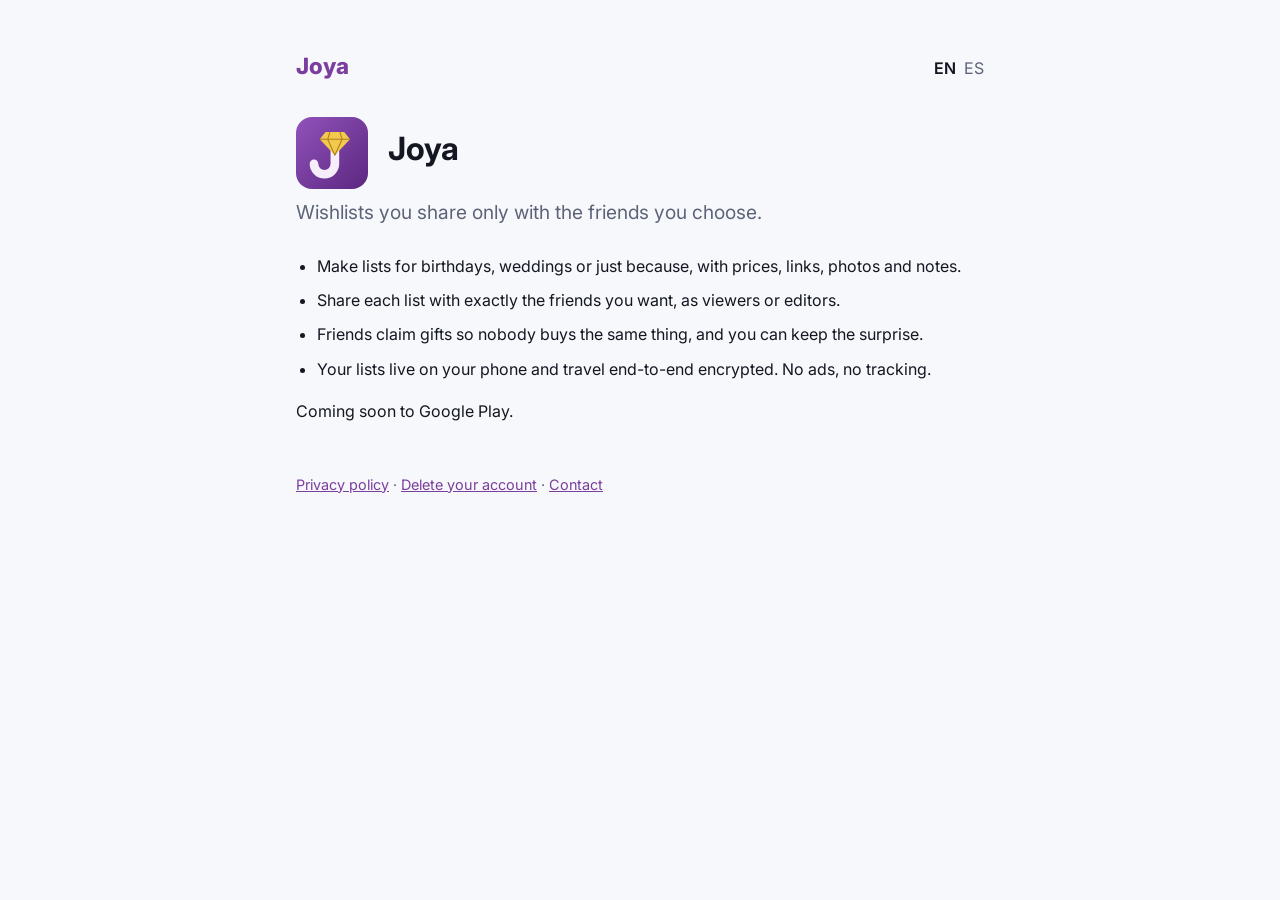
<file: index.html>
<!DOCTYPE html>
<html lang="en">
<head>
<meta charset="UTF-8">
<meta name="viewport" content="width=device-width, initial-scale=1.0">
<title>Joya</title>
<link rel="stylesheet" href="/joya.css">
<link rel="icon" href="/icon.svg" type="image/svg+xml">
<link rel="preconnect" href="https://fonts.googleapis.com">
<link href="https://fonts.googleapis.com/css2?family=Inter:wght@400;600;800&display=swap" rel="stylesheet">
</head>
<body><main>
<header><a class="brand" href="/">Joya</a><div class="lang"><a aria-current="page">EN</a><a href="/es/" hreflang="es">ES</a></div></header>
<div class="hero"><img src="/icon.svg" alt=""><h1>Joya</h1></div>
<p class="tagline">Wishlists you share only with the friends you choose.</p>
<ul class="features">
<li>Make lists for birthdays, weddings or just because, with prices, links, photos and notes.</li>
<li>Share each list with exactly the friends you want, as viewers or editors.</li>
<li>Friends claim gifts so nobody buys the same thing, and you can keep the surprise.</li>
<li>Your lists live on your phone and travel end-to-end encrypted. No ads, no tracking.</li>
</ul>
<p>Coming soon to Google Play.</p>
<footer><a href="/privacy/">Privacy policy</a> · <a href="/delete-account/">Delete your account</a> · <a href="mailto:max@schlk.in">Contact</a></footer>
</main></body>
</html>
</file>
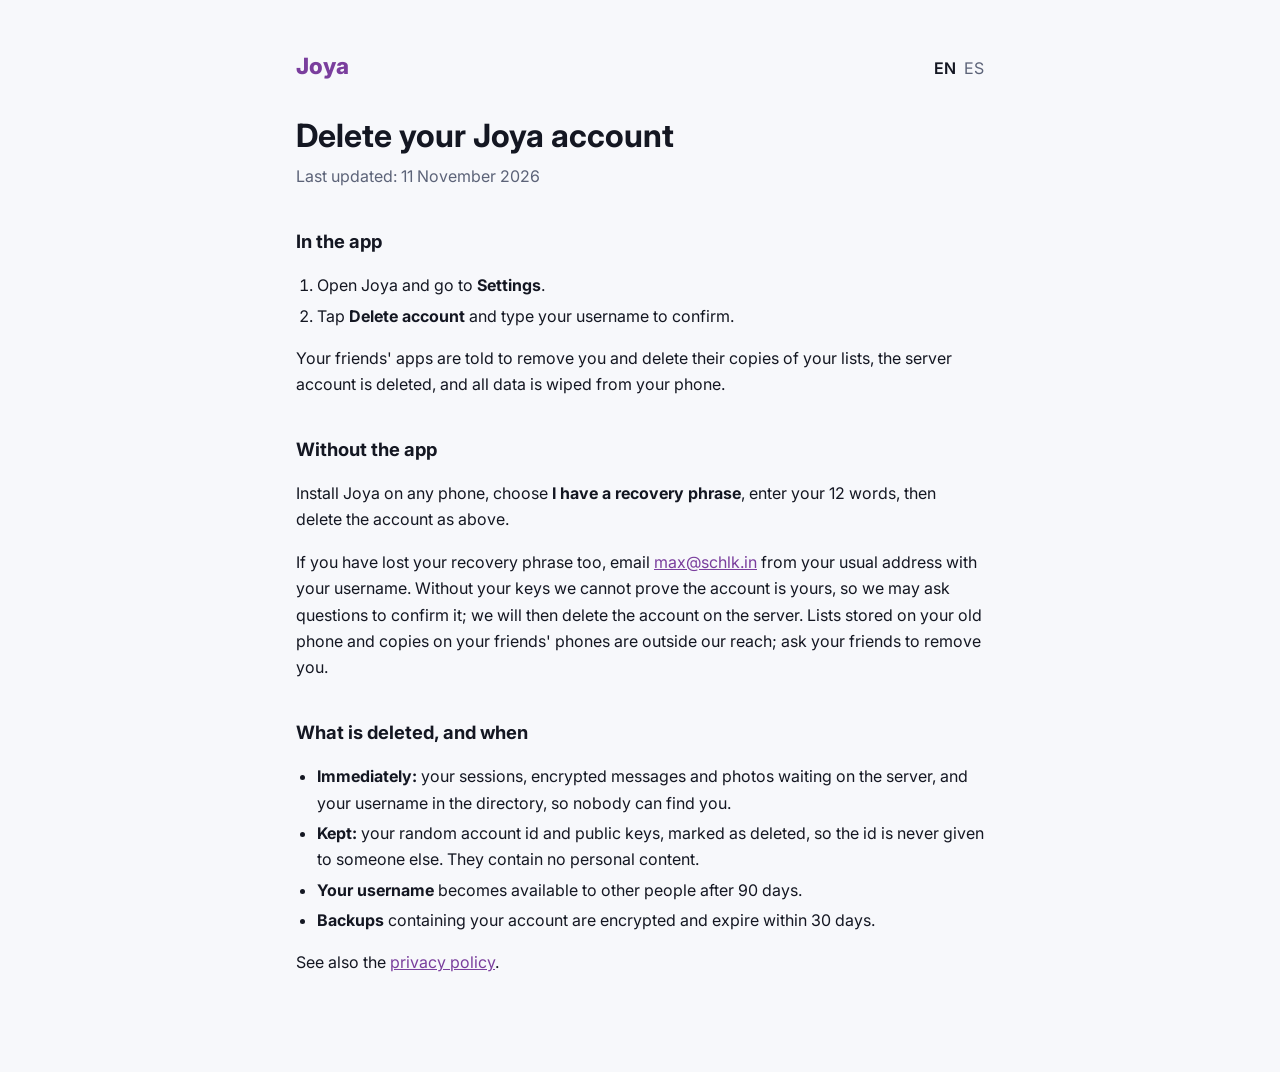
<file: delete-account/index.html>
<!DOCTYPE html>
<html lang="en">
<head>
<meta charset="UTF-8">
<meta name="viewport" content="width=device-width, initial-scale=1.0">
<title>Joya · Delete your account</title>
<meta name="robots" content="index">
<link rel="stylesheet" href="/joya.css">
<link rel="icon" href="/icon.svg" type="image/svg+xml">
<link rel="preconnect" href="https://fonts.googleapis.com">
<link href="https://fonts.googleapis.com/css2?family=Inter:wght@400;600;800&display=swap" rel="stylesheet">
</head>
<body><main>
<header><a class="brand" href="/">Joya</a><div class="lang"><a aria-current="page">EN</a><a href="/es/delete-account/" hreflang="es">ES</a></div></header>
<h1>Delete your Joya account</h1>
<p class="updated">Last updated: 11 November 2026</p>

<h2>In the app</h2>
<ol>
<li>Open Joya and go to <b>Settings</b>.</li>
<li>Tap <b>Delete account</b> and type your username to confirm.</li>
</ol>
<p>Your friends' apps are told to remove you and delete their copies of your lists, the server account is deleted, and all data is wiped from your phone.</p>

<h2>Without the app</h2>
<p>Install Joya on any phone, choose <b>I have a recovery phrase</b>, enter your 12 words, then delete the account as above.</p>
<p>If you have lost your recovery phrase too, email <a href="mailto:max@schlk.in?subject=Joya%20account%20deletion">max@schlk.in</a> from your usual address with your username. Without your keys we cannot prove the account is yours, so we may ask questions to confirm it; we will then delete the account on the server. Lists stored on your old phone and copies on your friends' phones are outside our reach; ask your friends to remove you.</p>

<h2>What is deleted, and when</h2>
<ul>
<li><b>Immediately:</b> your sessions, encrypted messages and photos waiting on the server, and your username in the directory, so nobody can find you.</li>
<li><b>Kept:</b> your random account id and public keys, marked as deleted, so the id is never given to someone else. They contain no personal content.</li>
<li><b>Your username</b> becomes available to other people after 90 days.</li>
<li><b>Backups</b> containing your account are encrypted and expire within 30 days.</li>
</ul>
<p>See also the <a href="/privacy/">privacy policy</a>.</p>
</main></body>
</html>
</file>
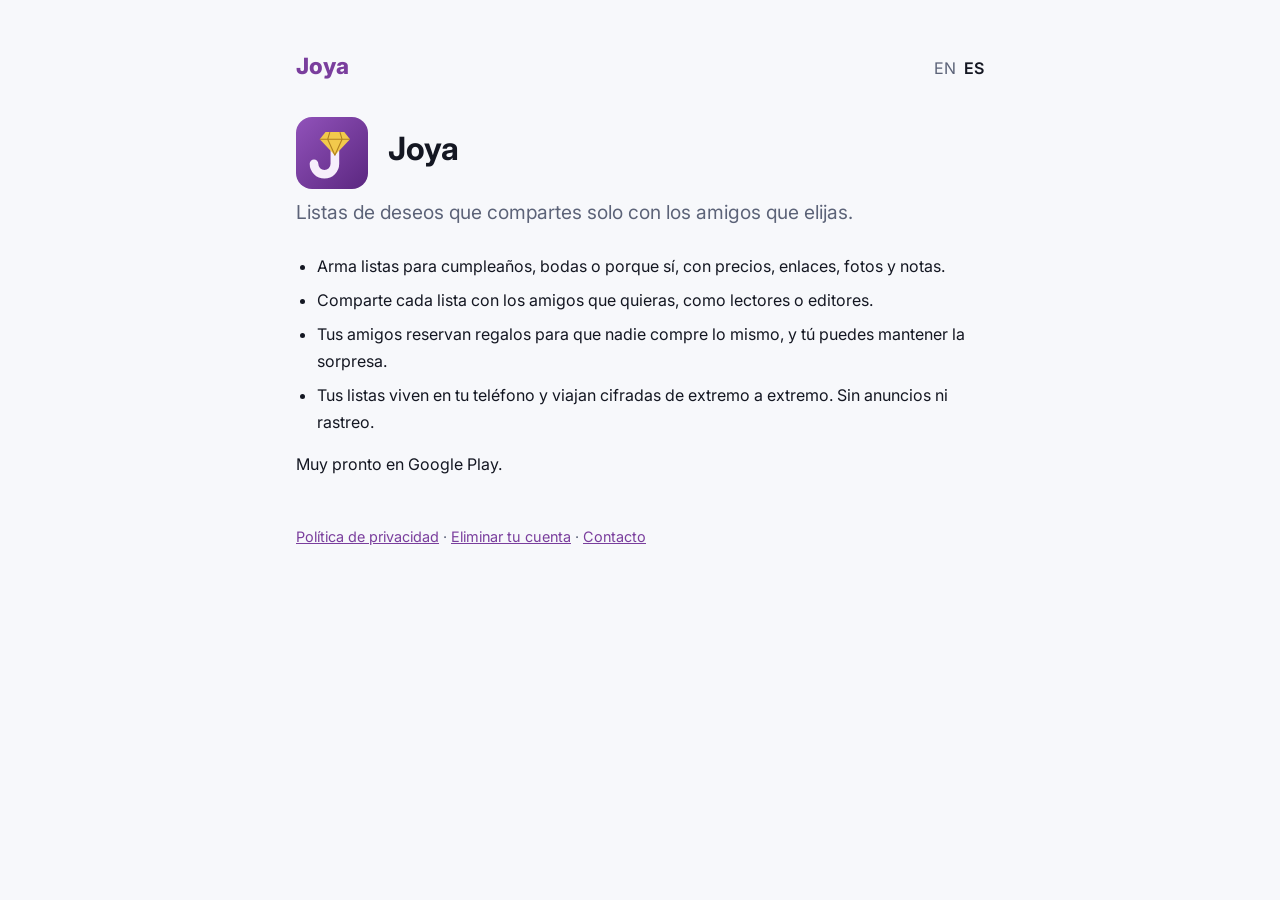
<file: es/index.html>
<!DOCTYPE html>
<html lang="es">
<head>
<meta charset="UTF-8">
<meta name="viewport" content="width=device-width, initial-scale=1.0">
<title>Joya</title>
<link rel="stylesheet" href="/joya.css">
<link rel="icon" href="/icon.svg" type="image/svg+xml">
<link rel="preconnect" href="https://fonts.googleapis.com">
<link href="https://fonts.googleapis.com/css2?family=Inter:wght@400;600;800&display=swap" rel="stylesheet">
</head>
<body><main>
<header><a class="brand" href="/es/">Joya</a><div class="lang"><a href="/" hreflang="en">EN</a><a aria-current="page">ES</a></div></header>
<div class="hero"><img src="/icon.svg" alt=""><h1>Joya</h1></div>
<p class="tagline">Listas de deseos que compartes solo con los amigos que elijas.</p>
<ul class="features">
<li>Arma listas para cumpleaños, bodas o porque sí, con precios, enlaces, fotos y notas.</li>
<li>Comparte cada lista con los amigos que quieras, como lectores o editores.</li>
<li>Tus amigos reservan regalos para que nadie compre lo mismo, y tú puedes mantener la sorpresa.</li>
<li>Tus listas viven en tu teléfono y viajan cifradas de extremo a extremo. Sin anuncios ni rastreo.</li>
</ul>
<p>Muy pronto en Google Play.</p>
<footer><a href="/es/privacy/">Política de privacidad</a> · <a href="/es/delete-account/">Eliminar tu cuenta</a> · <a href="mailto:max@schlk.in">Contacto</a></footer>
</main></body>
</html>
</file>
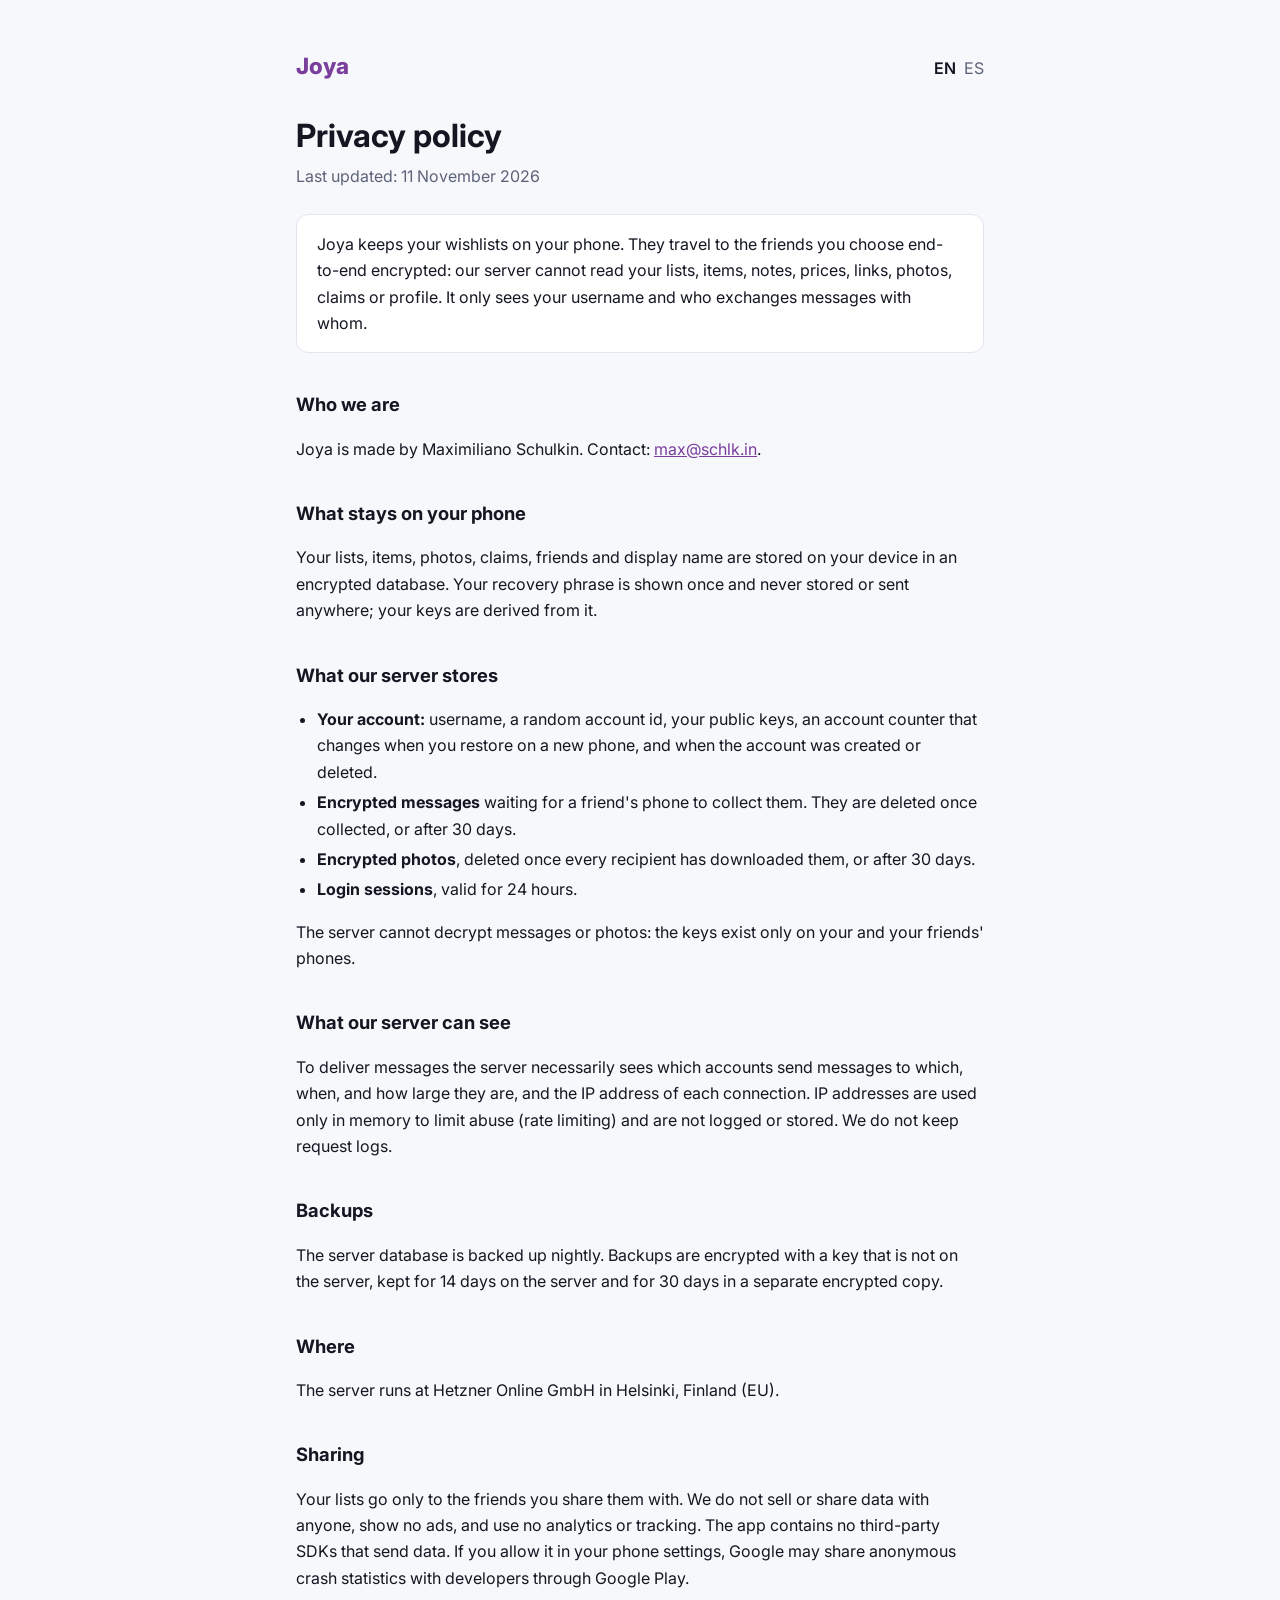
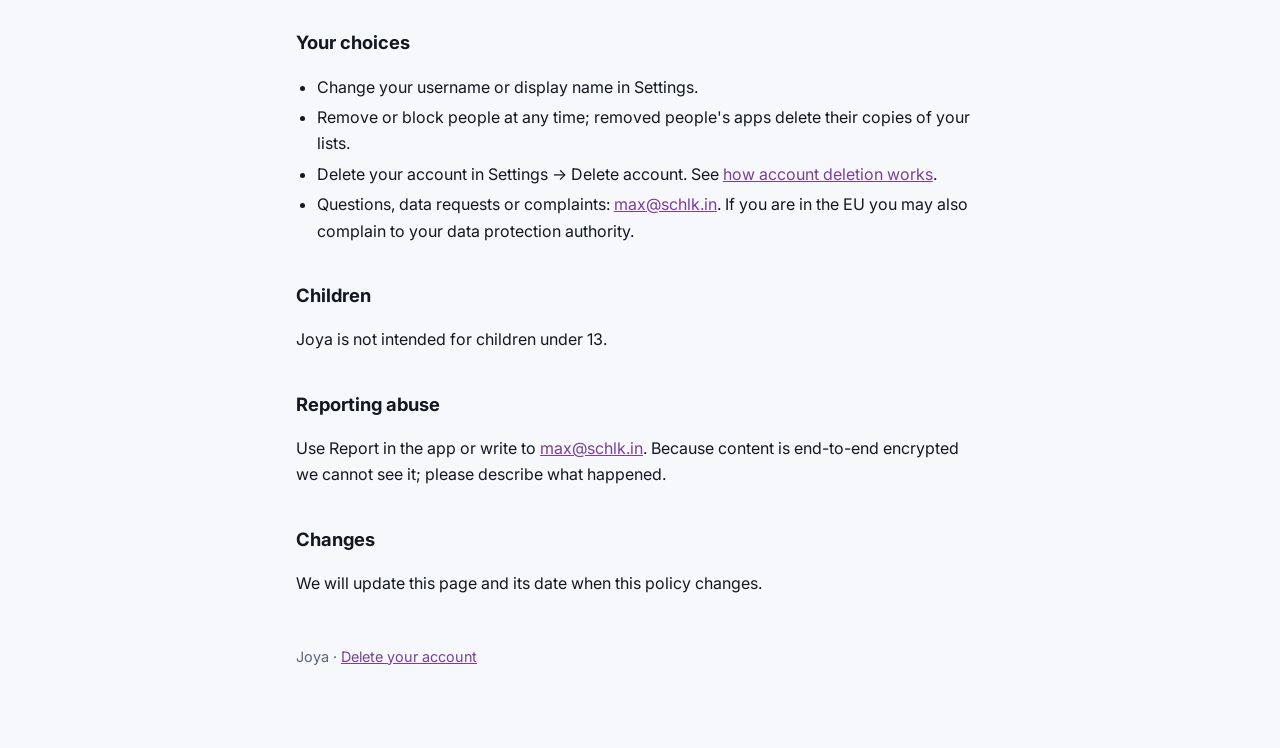
<file: privacy/index.html>
<!DOCTYPE html>
<html lang="en">
<head>
<meta charset="UTF-8">
<meta name="viewport" content="width=device-width, initial-scale=1.0">
<title>Joya · Privacy policy</title>
<meta name="robots" content="index">
<link rel="stylesheet" href="/joya.css">
<link rel="icon" href="/icon.svg" type="image/svg+xml">
<link rel="preconnect" href="https://fonts.googleapis.com">
<link href="https://fonts.googleapis.com/css2?family=Inter:wght@400;600;800&display=swap" rel="stylesheet">
</head>
<body><main>
<header><a class="brand" href="/">Joya</a><div class="lang"><a aria-current="page">EN</a><a href="/es/privacy/" hreflang="es">ES</a></div></header>
<h1>Privacy policy</h1>
<p class="updated">Last updated: 11 November 2026</p>
<div class="box">Joya keeps your wishlists on your phone. They travel to the friends you choose end-to-end encrypted: our server cannot read your lists, items, notes, prices, links, photos, claims or profile. It only sees your username and who exchanges messages with whom.</div>

<h2>Who we are</h2>
<p>Joya is made by Maximiliano Schulkin. Contact: <a href="mailto:max@schlk.in">max@schlk.in</a>.</p>

<h2>What stays on your phone</h2>
<p>Your lists, items, photos, claims, friends and display name are stored on your device in an encrypted database. Your recovery phrase is shown once and never stored or sent anywhere; your keys are derived from it.</p>

<h2>What our server stores</h2>
<ul>
<li><b>Your account:</b> username, a random account id, your public keys, an account counter that changes when you restore on a new phone, and when the account was created or deleted.</li>
<li><b>Encrypted messages</b> waiting for a friend's phone to collect them. They are deleted once collected, or after 30 days.</li>
<li><b>Encrypted photos</b>, deleted once every recipient has downloaded them, or after 30 days.</li>
<li><b>Login sessions</b>, valid for 24 hours.</li>
</ul>
<p>The server cannot decrypt messages or photos: the keys exist only on your and your friends' phones.</p>

<h2>What our server can see</h2>
<p>To deliver messages the server necessarily sees which accounts send messages to which, when, and how large they are, and the IP address of each connection. IP addresses are used only in memory to limit abuse (rate limiting) and are not logged or stored. We do not keep request logs.</p>

<h2>Backups</h2>
<p>The server database is backed up nightly. Backups are encrypted with a key that is not on the server, kept for 14 days on the server and for 30 days in a separate encrypted copy.</p>

<h2>Where</h2>
<p>The server runs at Hetzner Online GmbH in Helsinki, Finland (EU).</p>

<h2>Sharing</h2>
<p>Your lists go only to the friends you share them with. We do not sell or share data with anyone, show no ads, and use no analytics or tracking. The app contains no third-party SDKs that send data. If you allow it in your phone settings, Google may share anonymous crash statistics with developers through Google Play.</p>

<h2>Your choices</h2>
<ul>
<li>Change your username or display name in Settings.</li>
<li>Remove or block people at any time; removed people's apps delete their copies of your lists.</li>
<li>Delete your account in Settings → Delete account. See <a href="/delete-account/">how account deletion works</a>.</li>
<li>Questions, data requests or complaints: <a href="mailto:max@schlk.in">max@schlk.in</a>. If you are in the EU you may also complain to your data protection authority.</li>
</ul>

<h2>Children</h2>
<p>Joya is not intended for children under 13.</p>

<h2>Reporting abuse</h2>
<p>Use Report in the app or write to <a href="mailto:max@schlk.in">max@schlk.in</a>. Because content is end-to-end encrypted we cannot see it; please describe what happened.</p>

<h2>Changes</h2>
<p>We will update this page and its date when this policy changes.</p>
<footer>Joya · <a href="/delete-account/">Delete your account</a></footer>
</main></body>
</html>
</file>
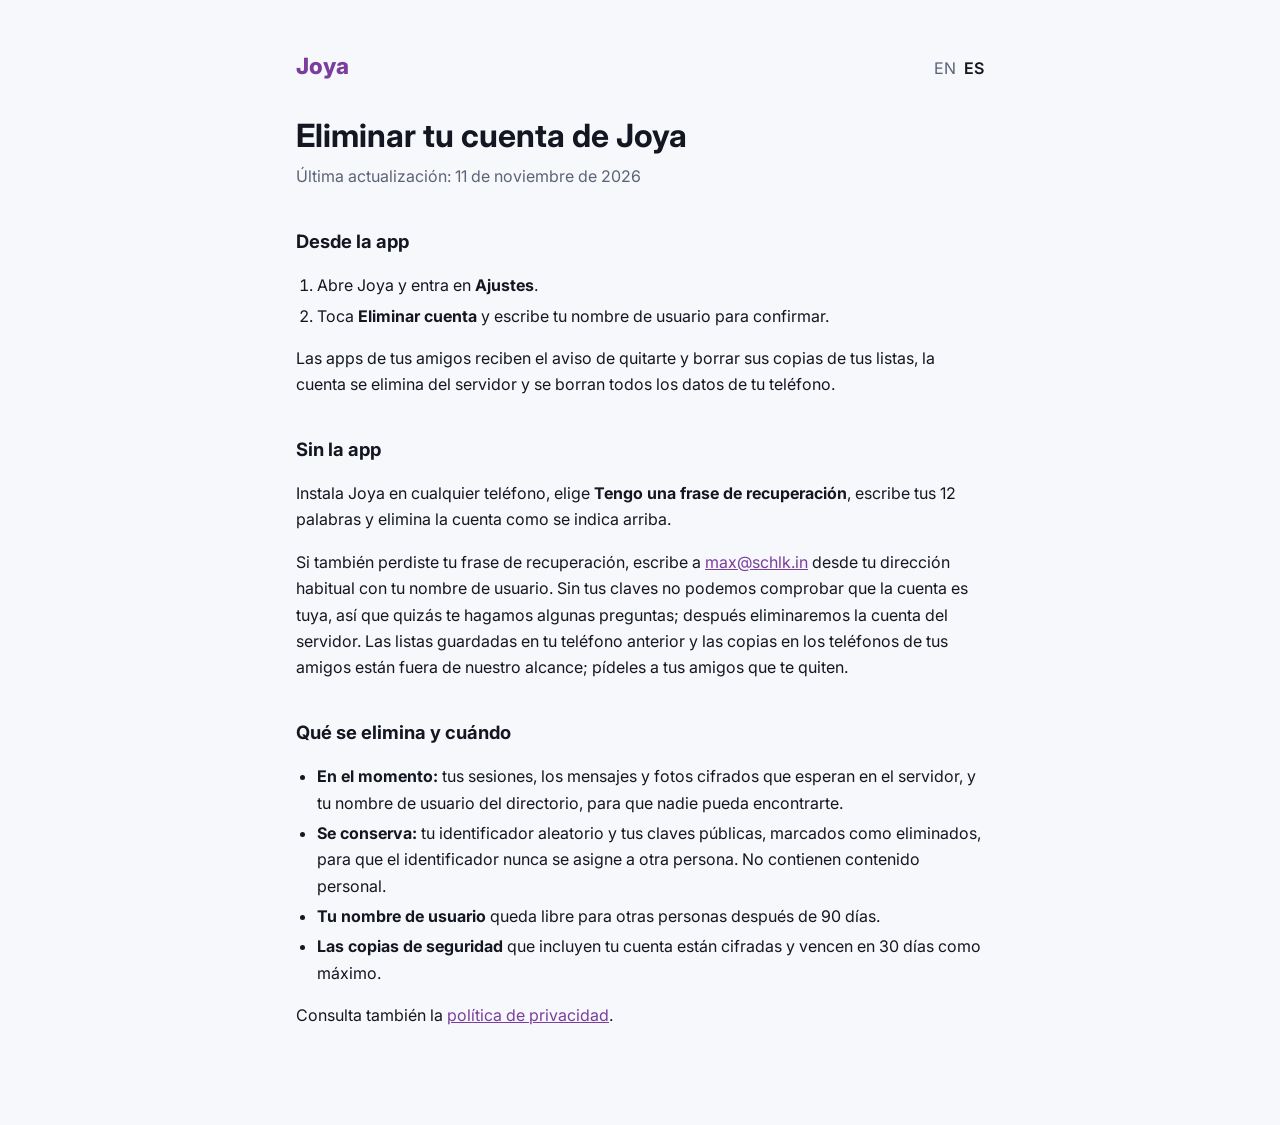
<file: es/delete-account/index.html>
<!DOCTYPE html>
<html lang="es">
<head>
<meta charset="UTF-8">
<meta name="viewport" content="width=device-width, initial-scale=1.0">
<title>Joya · Eliminar tu cuenta</title>
<meta name="robots" content="index">
<link rel="stylesheet" href="/joya.css">
<link rel="icon" href="/icon.svg" type="image/svg+xml">
<link rel="preconnect" href="https://fonts.googleapis.com">
<link href="https://fonts.googleapis.com/css2?family=Inter:wght@400;600;800&display=swap" rel="stylesheet">
</head>
<body><main>
<header><a class="brand" href="/es/">Joya</a><div class="lang"><a href="/delete-account/" hreflang="en">EN</a><a aria-current="page">ES</a></div></header>
<h1>Eliminar tu cuenta de Joya</h1>
<p class="updated">Última actualización: 11 de noviembre de 2026</p>

<h2>Desde la app</h2>
<ol>
<li>Abre Joya y entra en <b>Ajustes</b>.</li>
<li>Toca <b>Eliminar cuenta</b> y escribe tu nombre de usuario para confirmar.</li>
</ol>
<p>Las apps de tus amigos reciben el aviso de quitarte y borrar sus copias de tus listas, la cuenta se elimina del servidor y se borran todos los datos de tu teléfono.</p>

<h2>Sin la app</h2>
<p>Instala Joya en cualquier teléfono, elige <b>Tengo una frase de recuperación</b>, escribe tus 12 palabras y elimina la cuenta como se indica arriba.</p>
<p>Si también perdiste tu frase de recuperación, escribe a <a href="mailto:max@schlk.in?subject=Eliminar%20cuenta%20de%20Joya">max@schlk.in</a> desde tu dirección habitual con tu nombre de usuario. Sin tus claves no podemos comprobar que la cuenta es tuya, así que quizás te hagamos algunas preguntas; después eliminaremos la cuenta del servidor. Las listas guardadas en tu teléfono anterior y las copias en los teléfonos de tus amigos están fuera de nuestro alcance; pídeles a tus amigos que te quiten.</p>

<h2>Qué se elimina y cuándo</h2>
<ul>
<li><b>En el momento:</b> tus sesiones, los mensajes y fotos cifrados que esperan en el servidor, y tu nombre de usuario del directorio, para que nadie pueda encontrarte.</li>
<li><b>Se conserva:</b> tu identificador aleatorio y tus claves públicas, marcados como eliminados, para que el identificador nunca se asigne a otra persona. No contienen contenido personal.</li>
<li><b>Tu nombre de usuario</b> queda libre para otras personas después de 90 días.</li>
<li><b>Las copias de seguridad</b> que incluyen tu cuenta están cifradas y vencen en 30 días como máximo.</li>
</ul>
<p>Consulta también la <a href="/es/privacy/">política de privacidad</a>.</p>
</main></body>
</html>
</file>
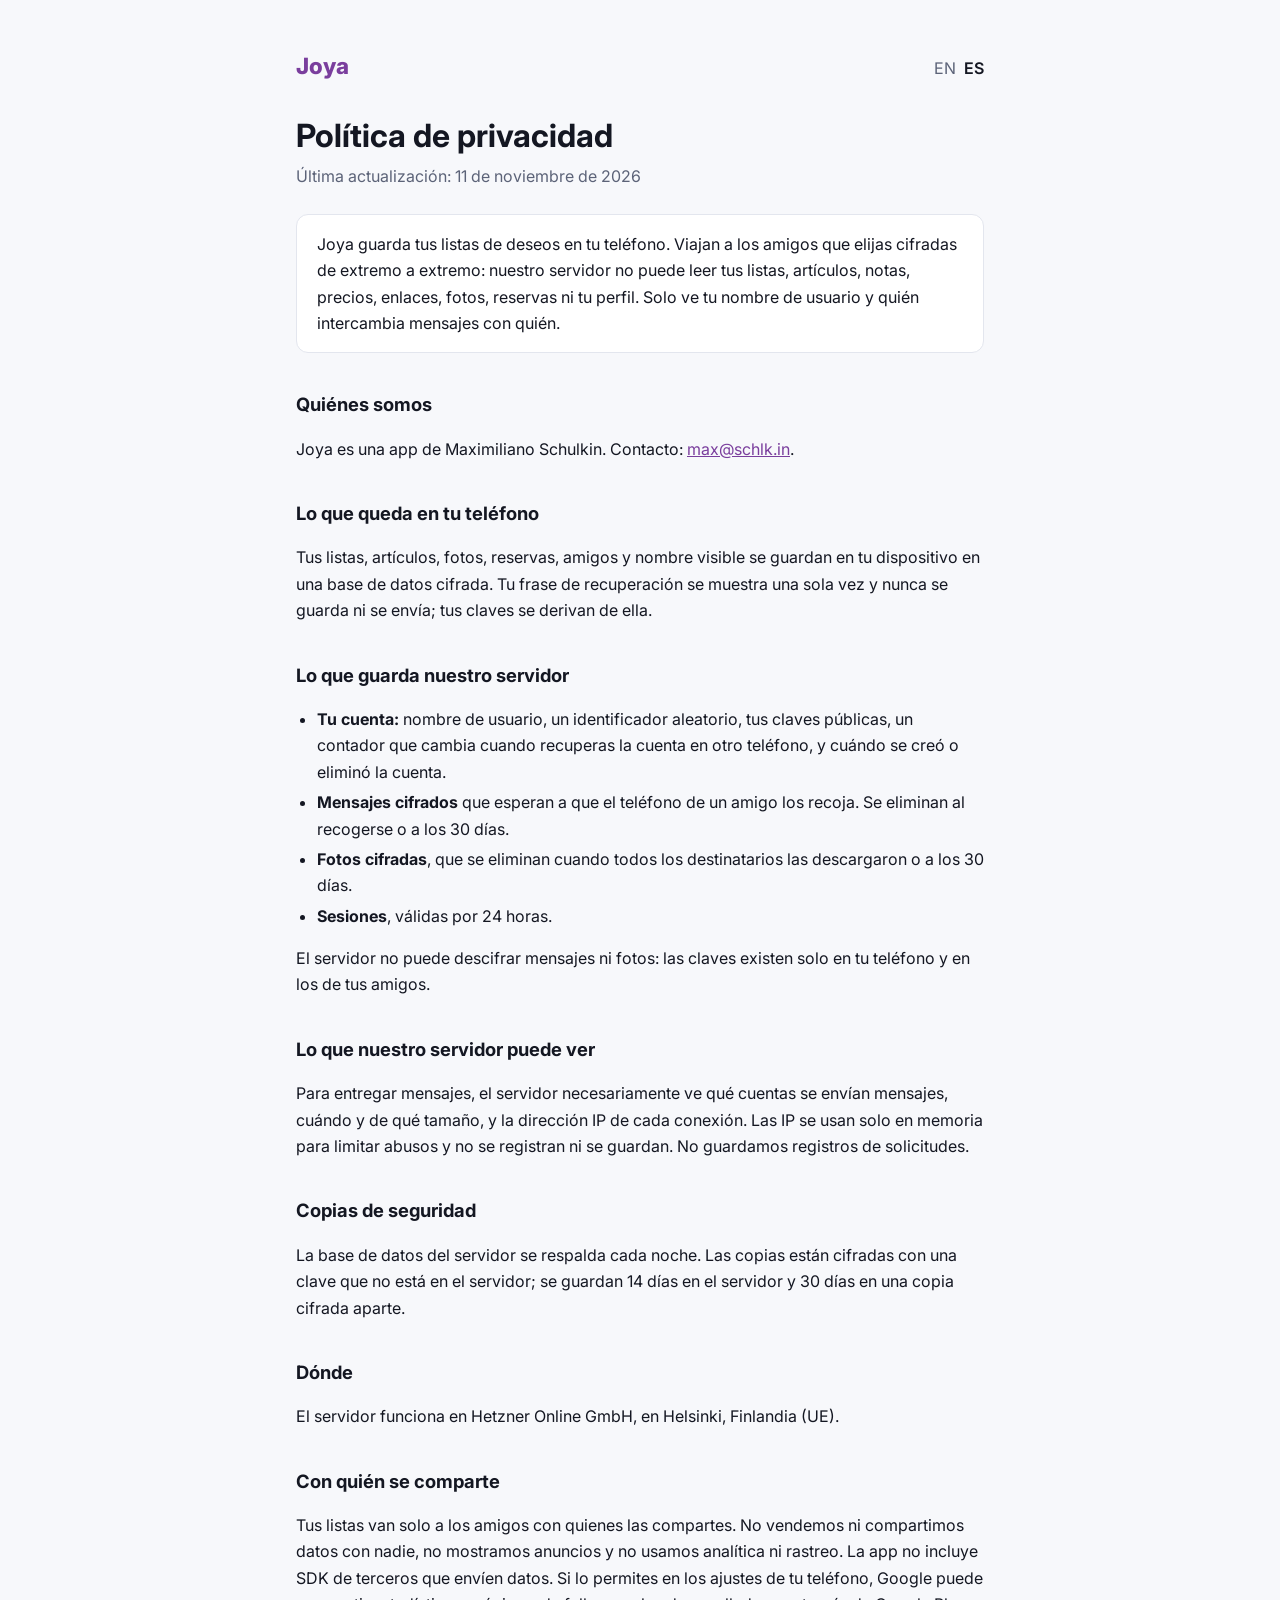
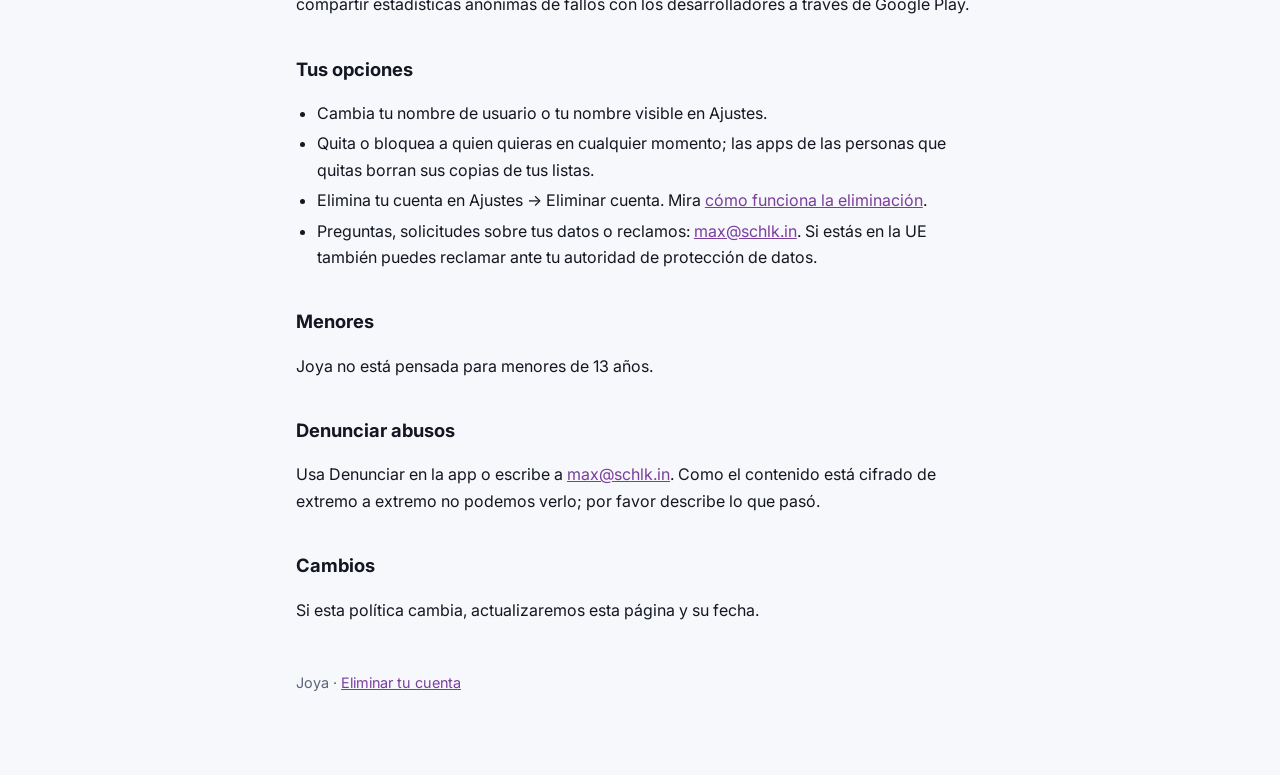
<file: es/privacy/index.html>
<!DOCTYPE html>
<html lang="es">
<head>
<meta charset="UTF-8">
<meta name="viewport" content="width=device-width, initial-scale=1.0">
<title>Joya · Política de privacidad</title>
<meta name="robots" content="index">
<link rel="stylesheet" href="/joya.css">
<link rel="icon" href="/icon.svg" type="image/svg+xml">
<link rel="preconnect" href="https://fonts.googleapis.com">
<link href="https://fonts.googleapis.com/css2?family=Inter:wght@400;600;800&display=swap" rel="stylesheet">
</head>
<body><main>
<header><a class="brand" href="/es/">Joya</a><div class="lang"><a href="/privacy/" hreflang="en">EN</a><a aria-current="page">ES</a></div></header>
<h1>Política de privacidad</h1>
<p class="updated">Última actualización: 11 de noviembre de 2026</p>
<div class="box">Joya guarda tus listas de deseos en tu teléfono. Viajan a los amigos que elijas cifradas de extremo a extremo: nuestro servidor no puede leer tus listas, artículos, notas, precios, enlaces, fotos, reservas ni tu perfil. Solo ve tu nombre de usuario y quién intercambia mensajes con quién.</div>

<h2>Quiénes somos</h2>
<p>Joya es una app de Maximiliano Schulkin. Contacto: <a href="mailto:max@schlk.in">max@schlk.in</a>.</p>

<h2>Lo que queda en tu teléfono</h2>
<p>Tus listas, artículos, fotos, reservas, amigos y nombre visible se guardan en tu dispositivo en una base de datos cifrada. Tu frase de recuperación se muestra una sola vez y nunca se guarda ni se envía; tus claves se derivan de ella.</p>

<h2>Lo que guarda nuestro servidor</h2>
<ul>
<li><b>Tu cuenta:</b> nombre de usuario, un identificador aleatorio, tus claves públicas, un contador que cambia cuando recuperas la cuenta en otro teléfono, y cuándo se creó o eliminó la cuenta.</li>
<li><b>Mensajes cifrados</b> que esperan a que el teléfono de un amigo los recoja. Se eliminan al recogerse o a los 30 días.</li>
<li><b>Fotos cifradas</b>, que se eliminan cuando todos los destinatarios las descargaron o a los 30 días.</li>
<li><b>Sesiones</b>, válidas por 24 horas.</li>
</ul>
<p>El servidor no puede descifrar mensajes ni fotos: las claves existen solo en tu teléfono y en los de tus amigos.</p>

<h2>Lo que nuestro servidor puede ver</h2>
<p>Para entregar mensajes, el servidor necesariamente ve qué cuentas se envían mensajes, cuándo y de qué tamaño, y la dirección IP de cada conexión. Las IP se usan solo en memoria para limitar abusos y no se registran ni se guardan. No guardamos registros de solicitudes.</p>

<h2>Copias de seguridad</h2>
<p>La base de datos del servidor se respalda cada noche. Las copias están cifradas con una clave que no está en el servidor; se guardan 14 días en el servidor y 30 días en una copia cifrada aparte.</p>

<h2>Dónde</h2>
<p>El servidor funciona en Hetzner Online GmbH, en Helsinki, Finlandia (UE).</p>

<h2>Con quién se comparte</h2>
<p>Tus listas van solo a los amigos con quienes las compartes. No vendemos ni compartimos datos con nadie, no mostramos anuncios y no usamos analítica ni rastreo. La app no incluye SDK de terceros que envíen datos. Si lo permites en los ajustes de tu teléfono, Google puede compartir estadísticas anónimas de fallos con los desarrolladores a través de Google Play.</p>

<h2>Tus opciones</h2>
<ul>
<li>Cambia tu nombre de usuario o tu nombre visible en Ajustes.</li>
<li>Quita o bloquea a quien quieras en cualquier momento; las apps de las personas que quitas borran sus copias de tus listas.</li>
<li>Elimina tu cuenta en Ajustes → Eliminar cuenta. Mira <a href="/es/delete-account/">cómo funciona la eliminación</a>.</li>
<li>Preguntas, solicitudes sobre tus datos o reclamos: <a href="mailto:max@schlk.in">max@schlk.in</a>. Si estás en la UE también puedes reclamar ante tu autoridad de protección de datos.</li>
</ul>

<h2>Menores</h2>
<p>Joya no está pensada para menores de 13 años.</p>

<h2>Denunciar abusos</h2>
<p>Usa Denunciar en la app o escribe a <a href="mailto:max@schlk.in">max@schlk.in</a>. Como el contenido está cifrado de extremo a extremo no podemos verlo; por favor describe lo que pasó.</p>

<h2>Cambios</h2>
<p>Si esta política cambia, actualizaremos esta página y su fecha.</p>
<footer>Joya · <a href="/es/delete-account/">Eliminar tu cuenta</a></footer>
</main></body>
</html>
</file>
<file: joya.css>
/* Joya legal pages: same palette as schlk.in, Joya purple as accent. */
:root { --bg:#0b0d12; --surface:#12151d; --border:#232837; --text:#e6e8ee; --muted:#8a91a5; --accent:#c9a0e8; color-scheme:dark light; }
@media (prefers-color-scheme: light) { :root { --bg:#f7f8fb; --surface:#fff; --border:#e3e6ee; --text:#141722; --muted:#5c6378; --accent:#7a3e9d; } }
* { box-sizing:border-box; }
body { margin:0; font:16px/1.65 Inter, system-ui, sans-serif; background:var(--bg); color:var(--text); }
main { max-width:720px; margin:0 auto; padding:48px 16px 80px; }
header { display:flex; justify-content:space-between; align-items:baseline; gap:16px; margin-bottom:32px; }
.brand { font-weight:800; font-size:1.4rem; color:var(--accent); text-decoration:none; }
.lang a { color:var(--muted); margin-left:8px; text-decoration:none; } .lang a[aria-current] { color:var(--text); font-weight:600; }
h1 { font-size:2rem; line-height:1.2; margin:0 0 8px; } h2 { font-size:1.15rem; margin:36px 0 8px; }
.updated { color:var(--muted); margin:0 0 24px; }
a { color:var(--accent); }
.box { background:var(--surface); border:1px solid var(--border); border-radius:12px; padding:16px 20px; margin:16px 0; }
ul, ol { padding-left:1.3em; } li { margin:4px 0; }
footer { margin-top:48px; color:var(--muted); font-size:.9rem; }
.hero { display:flex; align-items:center; gap:20px; margin:24px 0 8px; } .hero img { width:72px; height:72px; }
.tagline { font-size:1.2rem; color:var(--muted); margin:0 0 24px; }
.features li { margin:8px 0; }
</file>
